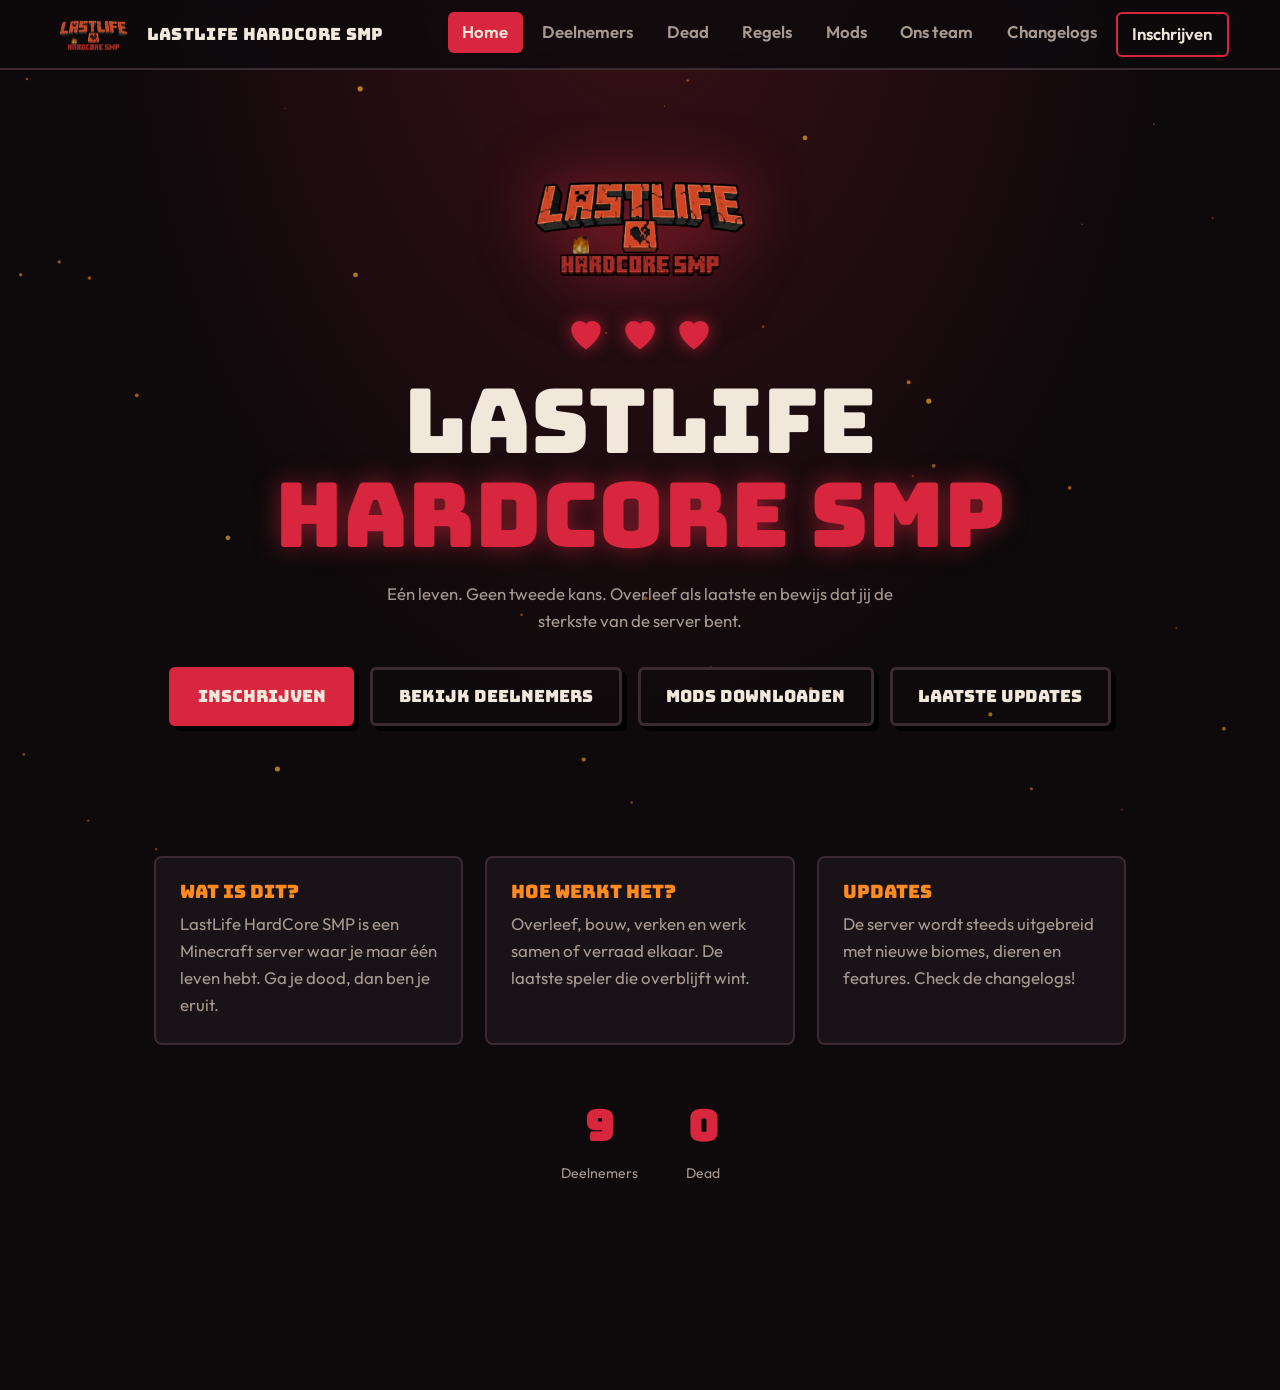
<file: index.html>
<!DOCTYPE html><html lang="nl"><head><meta charset="utf-8"><meta name="viewport" content="width=device-width,initial-scale=1"><title>Home – LastLife HardCore SMP</title><link rel="icon" href="images/logo.png"><link rel="preconnect" href="https://fonts.googleapis.com"><link href="https://fonts.googleapis.com/css2?family=Bungee&family=Outfit:wght@400;600;700&display=swap" rel="stylesheet"><link rel="stylesheet" href="style.css"></head><body>
<main>
<section class="hero"><div>
  <img class="hero-logo" src="images/logo.png" alt="LastLife logo" onerror="this.style.display='none'">
  <div class="hearts"><svg class="heart " viewBox="0 0 24 24"><path d="M12 21s-8-5.2-8-11a4.6 4.6 0 0 1 8-3 4.6 4.6 0 0 1 8 3c0 5.8-8 11-8 11z"/></svg><svg class="heart broken" viewBox="0 0 24 24"><path d="M12 21s-8-5.2-8-11a4.6 4.6 0 0 1 8-3 4.6 4.6 0 0 1 8 3c0 5.8-8 11-8 11z"/></svg><svg class="heart " viewBox="0 0 24 24"><path d="M12 21s-8-5.2-8-11a4.6 4.6 0 0 1 8-3 4.6 4.6 0 0 1 8 3c0 5.8-8 11-8 11z"/></svg></div>
  <h1>LastLife <span class="glitch">HardCore SMP</span></h1>
  <p>Eén leven. Geen tweede kans. Overleef als laatste en bewijs dat jij de sterkste van de server bent.</p>
  <div class="btns"><a class="btn" href="inschrijven" data-p="inschrijven">Inschrijven</a><a class="btn ghost" href="deelnemers" data-p="deelnemers">Bekijk deelnemers</a><a class="btn ghost" href="mods" data-p="mods">Mods downloaden</a><a class="btn ghost" href="changelogs" data-p="changelogs">Laatste updates</a></div>
</div></section>
<section class="wrap">
  <div class="info">
    <div class="box"><h3>Wat is dit?</h3><p>LastLife HardCore SMP is een Minecraft server waar je maar één leven hebt. Ga je dood, dan ben je eruit.</p></div>
    <div class="box"><h3>Hoe werkt het?</h3><p>Overleef, bouw, verken en werk samen of verraad elkaar. De laatste speler die overblijft wint.</p></div>
    <div class="box"><h3>Updates</h3><p>De server wordt steeds uitgebreid met nieuwe biomes, dieren en features. Check de changelogs!</p></div>
  </div>
  <div class="stat"><div><b id="n-spelers">9</b><small>Deelnemers</small></div><div><b id="n-dead">0</b><small>Dead</small></div></div>
</section>
</main>
<script src="data.js"></script><script src="script.js"></script></body></html>
</file>
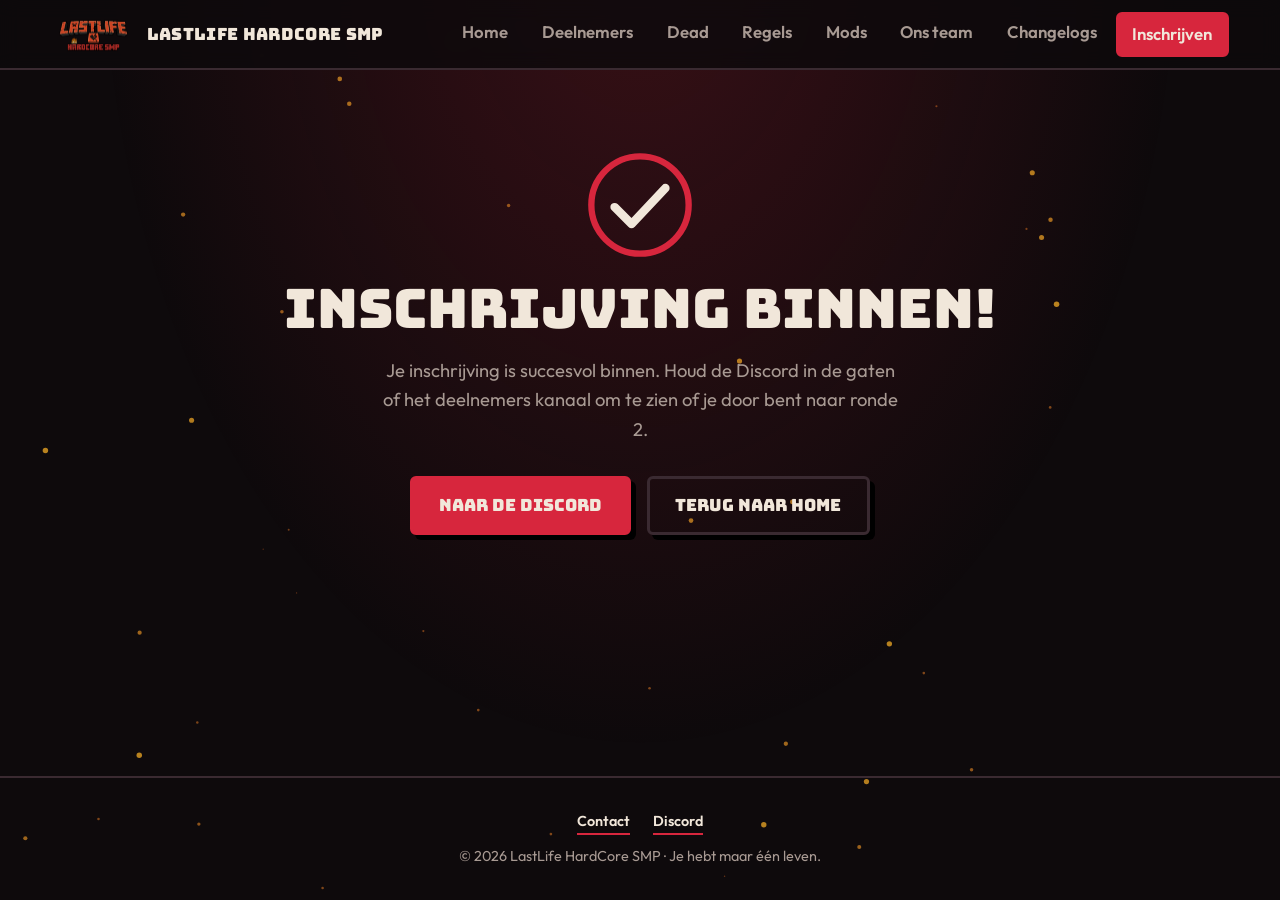
<file: bevestiging.html>
<!DOCTYPE html><html lang="nl"><head><meta charset="utf-8"><meta name="viewport" content="width=device-width,initial-scale=1"><title>Ingeschreven – LastLife HardCore SMP</title><link rel="icon" href="images/logo.png"><link rel="preconnect" href="https://fonts.googleapis.com"><link href="https://fonts.googleapis.com/css2?family=Bungee&family=Outfit:wght@400;600;700&display=swap" rel="stylesheet"><link rel="stylesheet" href="style.css"></head><body>
<main>
<section class="wrap done">
  <svg class="check" viewBox="0 0 52 52" aria-hidden="true"><circle cx="26" cy="26" r="23"/><path d="M14 27l8 8 16-17"/></svg>
  <h1>Inschrijving binnen!</h1>
  <p>Je inschrijving is succesvol binnen. Houd de Discord in de gaten of het deelnemers kanaal om te zien of je door bent naar ronde 2.</p>
  <div class="btns"><a class="btn" href="https://discord.gg/qHJDhk7SPQ" target="_blank" rel="noopener">Naar de Discord</a><a class="btn ghost" href="index.html" data-p="index">Terug naar home</a></div>
</section>
</main>
<script src="data.js"></script><script src="script.js"></script></body></html>
</file>
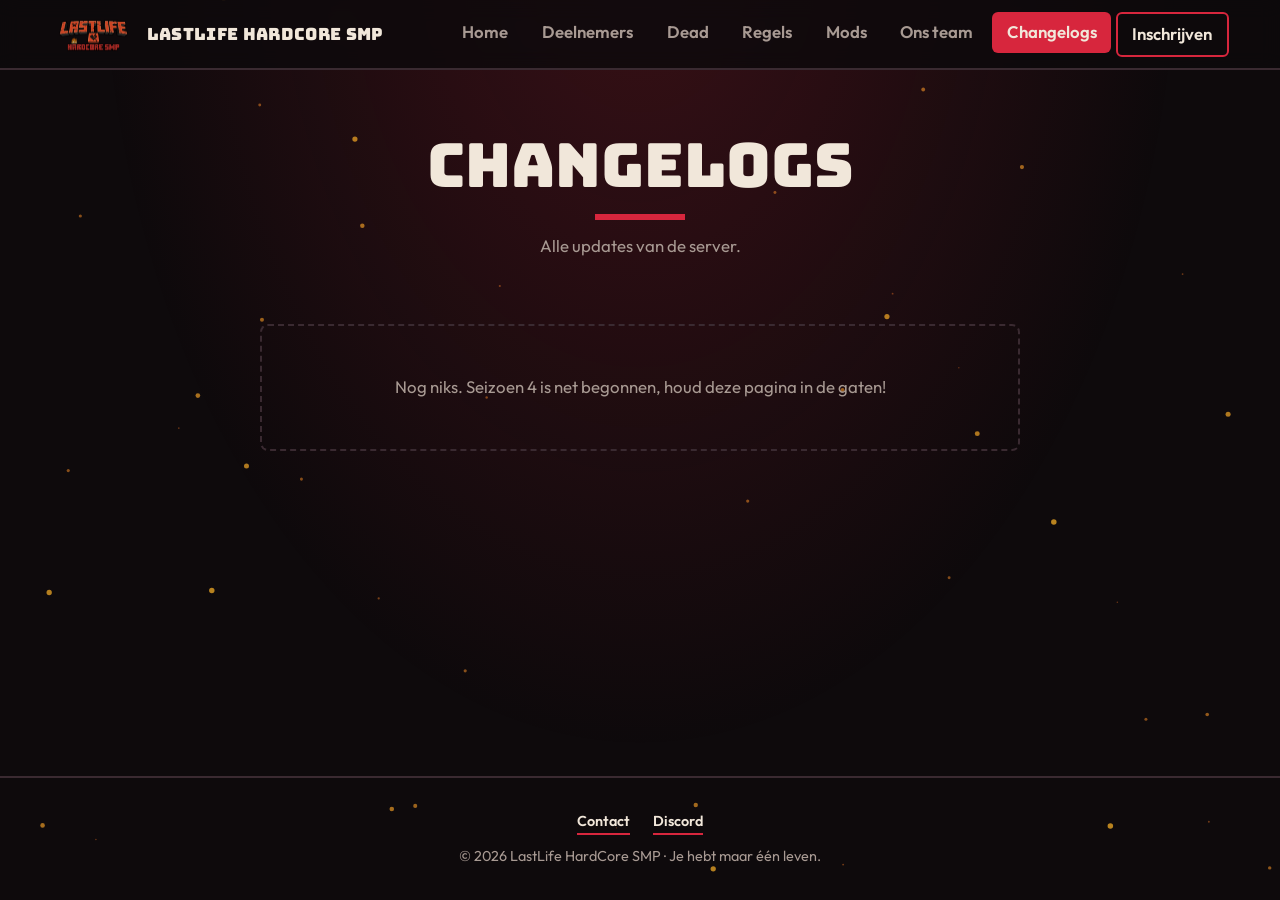
<file: changelogs.html>
<!DOCTYPE html><html lang="nl"><head><meta charset="utf-8"><meta name="viewport" content="width=device-width,initial-scale=1"><title>Changelogs – LastLife HardCore SMP</title><link rel="icon" href="images/logo.png"><link rel="preconnect" href="https://fonts.googleapis.com"><link href="https://fonts.googleapis.com/css2?family=Bungee&family=Outfit:wght@400;600;700&display=swap" rel="stylesheet"><link rel="stylesheet" href="style.css"></head><body>
<main>
<section class="page-title"><h1>Changelogs</h1><p>Alle updates van de server.</p></section>
<section class="wrap"><div class="log" id="log"></div></section>
</main>
<script src="data.js"></script><script src="script.js"></script></body></html>
</file>
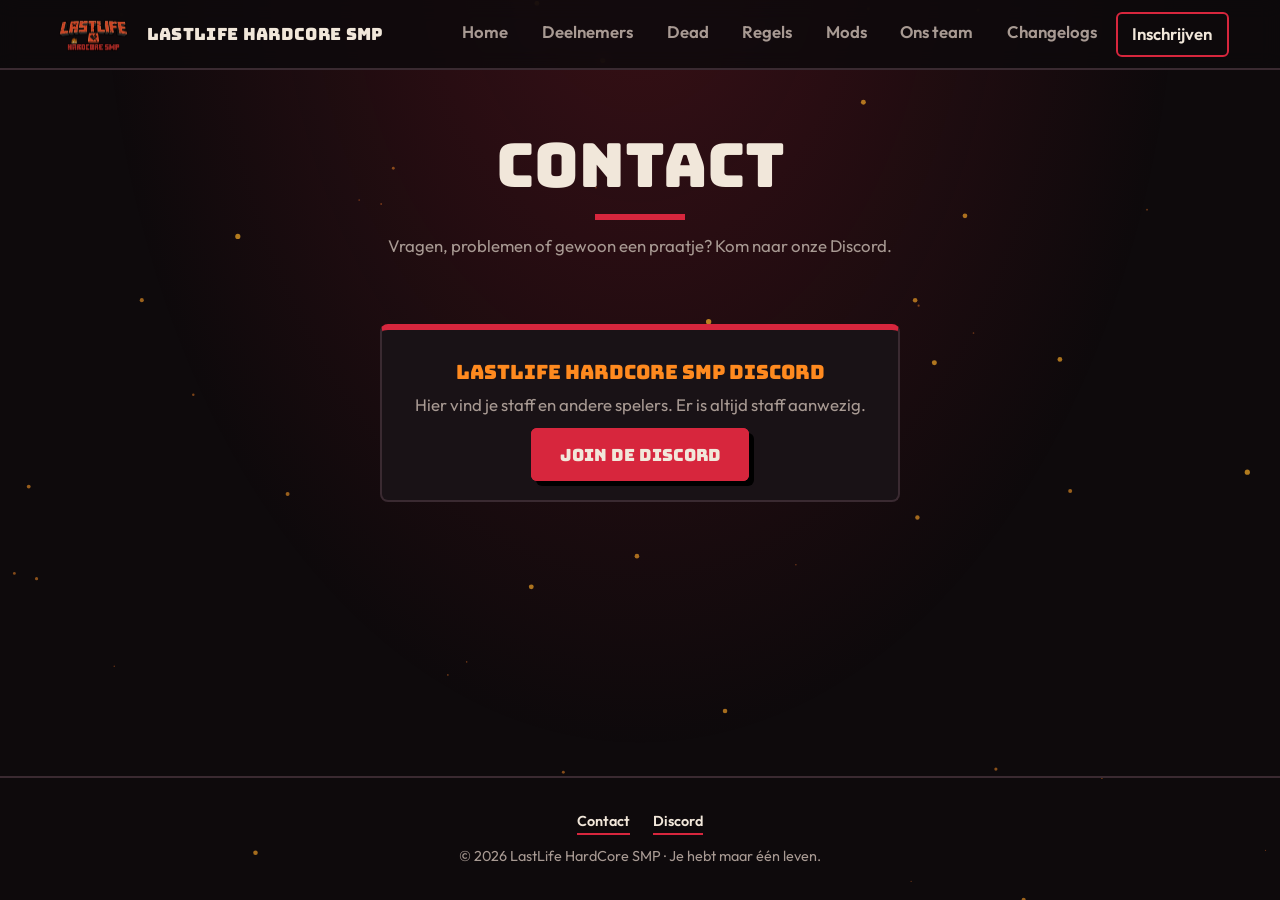
<file: contact.html>
<!DOCTYPE html><html lang="nl"><head><meta charset="utf-8"><meta name="viewport" content="width=device-width,initial-scale=1"><title>Contact – LastLife HardCore SMP</title><link rel="icon" href="images/logo.png"><link rel="preconnect" href="https://fonts.googleapis.com"><link href="https://fonts.googleapis.com/css2?family=Bungee&family=Outfit:wght@400;600;700&display=swap" rel="stylesheet"><link rel="stylesheet" href="style.css"></head><body>
<main>
<section class="page-title"><h1>Contact</h1><p>Vragen, problemen of gewoon een praatje? Kom naar onze Discord.</p></section>
<section class="wrap"><div class="contact-box">
  <h3>LastLife HardCore SMP Discord</h3>
  <p>Hier vind je staff en andere spelers. Er is altijd staff aanwezig.</p>
  <a class="btn" href="https://discord.gg/qHJDhk7SPQ" target="_blank" rel="noopener">Join de Discord</a>
</div></section>
</main>
<script src="data.js"></script><script src="script.js"></script></body></html>
</file>
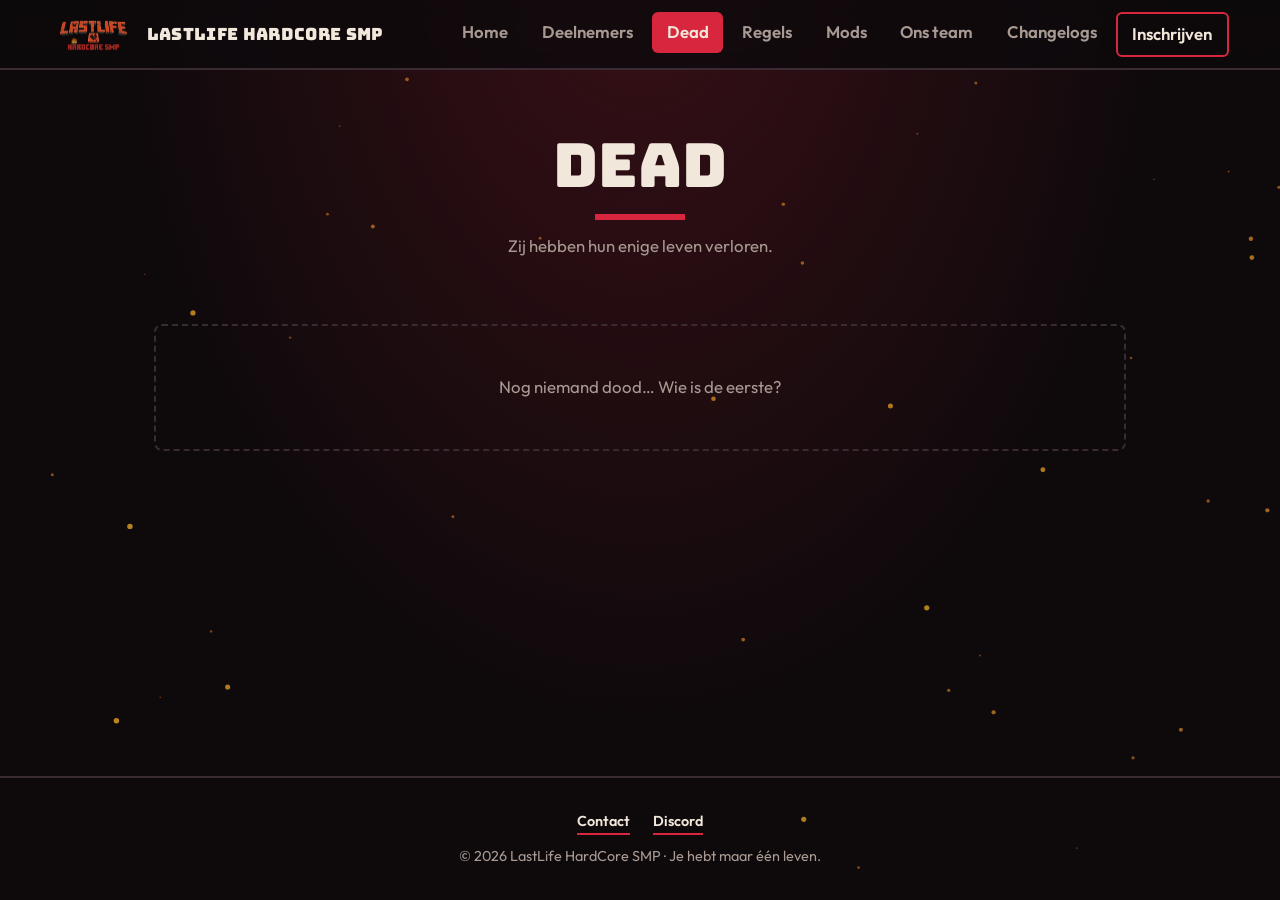
<file: dead.html>
<!DOCTYPE html><html lang="nl"><head><meta charset="utf-8"><meta name="viewport" content="width=device-width,initial-scale=1"><title>Dead – LastLife HardCore SMP</title><link rel="icon" href="images/logo.png"><link rel="preconnect" href="https://fonts.googleapis.com"><link href="https://fonts.googleapis.com/css2?family=Bungee&family=Outfit:wght@400;600;700&display=swap" rel="stylesheet"><link rel="stylesheet" href="style.css"></head><body>
<main>
<section class="page-title"><h1>Dead</h1><p>Zij hebben hun enige leven verloren.</p></section>
<section class="wrap"><div class="grid" id="dead"></div></section>
</main>
<script src="data.js"></script><script src="script.js"></script></body></html>
</file>
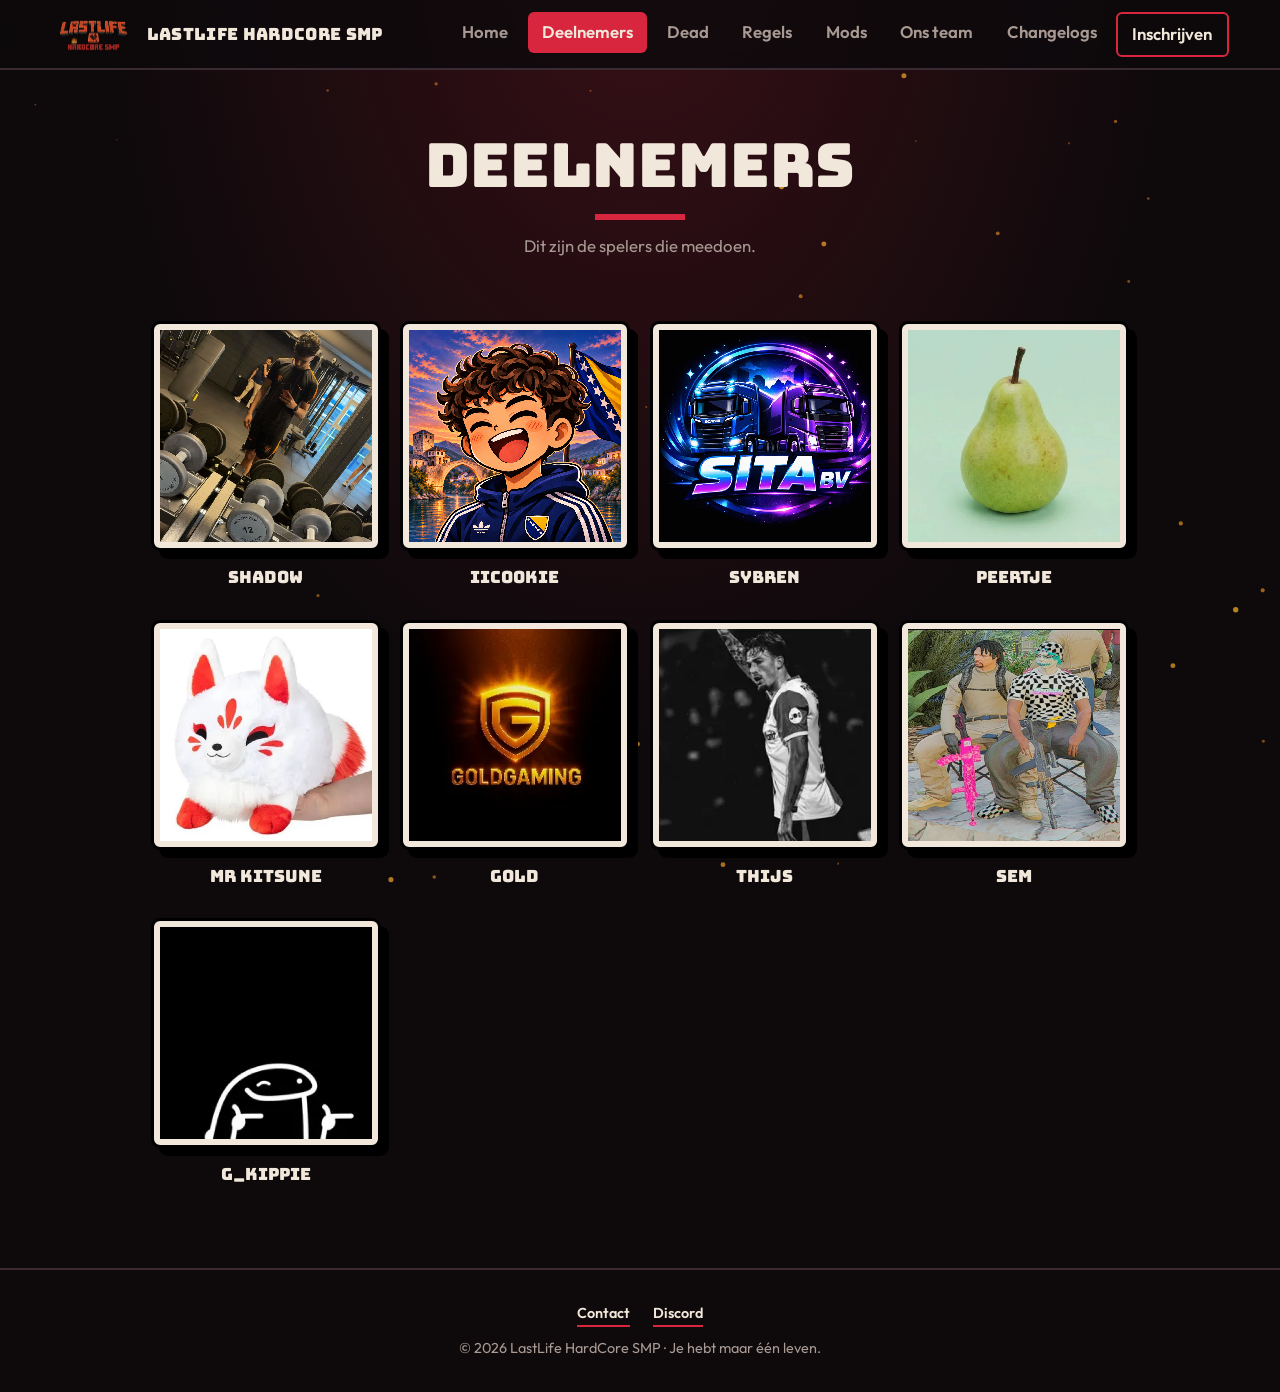
<file: deelnemers.html>
<!DOCTYPE html><html lang="nl"><head><meta charset="utf-8"><meta name="viewport" content="width=device-width,initial-scale=1"><title>Deelnemers – LastLife HardCore SMP</title><link rel="icon" href="images/logo.png"><link rel="preconnect" href="https://fonts.googleapis.com"><link href="https://fonts.googleapis.com/css2?family=Bungee&family=Outfit:wght@400;600;700&display=swap" rel="stylesheet"><link rel="stylesheet" href="style.css"></head><body>
<main>
<section class="page-title"><h1>Deelnemers</h1><p>Dit zijn de spelers die meedoen.</p></section>
<section class="wrap"><div class="grid" id="deelnemers"></div></section>
</main>
<script src="data.js"></script><script src="script.js"></script></body></html>
</file>
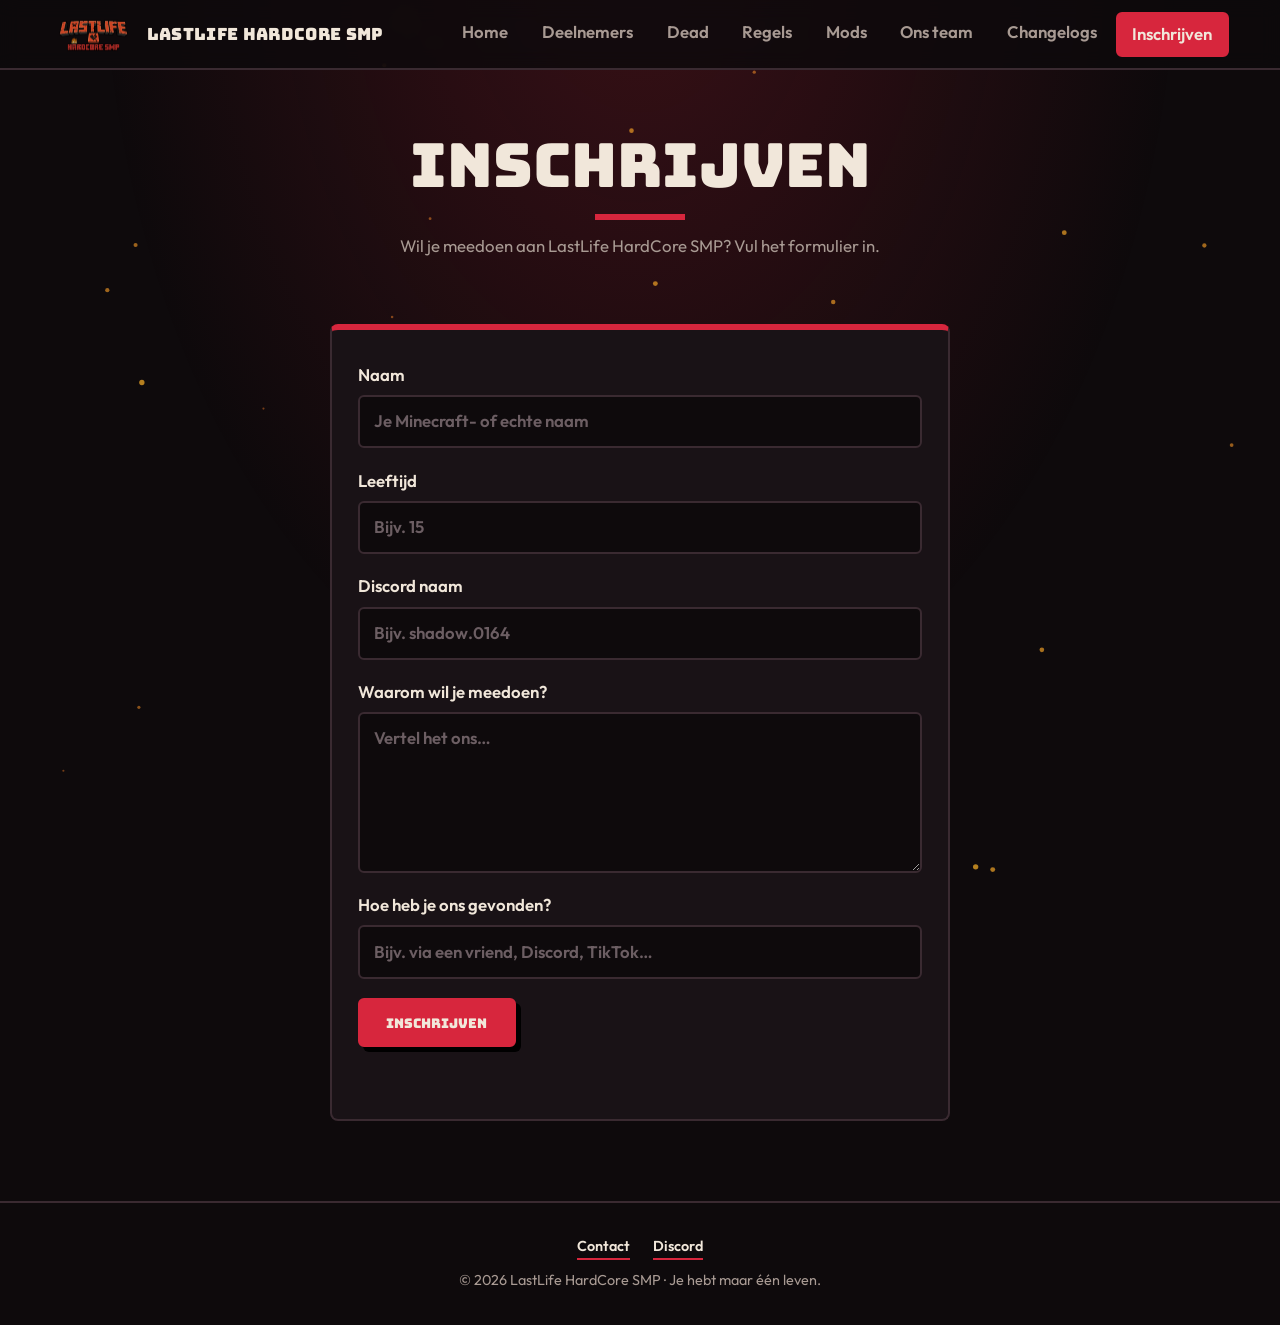
<file: inschrijven.html>
<!DOCTYPE html><html lang="nl"><head><meta charset="utf-8"><meta name="viewport" content="width=device-width,initial-scale=1"><title>Inschrijven – LastLife HardCore SMP</title><link rel="icon" href="images/logo.png"><link rel="preconnect" href="https://fonts.googleapis.com"><link href="https://fonts.googleapis.com/css2?family=Bungee&family=Outfit:wght@400;600;700&display=swap" rel="stylesheet"><link rel="stylesheet" href="style.css"></head><body>
<main>
<section class="page-title"><h1>Inschrijven</h1><p>Wil je meedoen aan LastLife HardCore SMP? Vul het formulier in.</p></section>
<section class="wrap">
<form class="form" id="inschrijf" action="https://formspree.io/f/mnpdpvwk" method="POST">
  <input type="hidden" name="_subject" value="Nieuwe inschrijving LastLife HardCore SMP">
  <input type="text" name="_gotcha" tabindex="-1" autocomplete="off" style="display:none">
  <label>Naam<input type="text" name="naam" required maxlength="60" autocomplete="name" placeholder="Je Minecraft- of echte naam"></label>
  <label>Leeftijd<input type="number" name="leeftijd" required min="1" max="99" inputmode="numeric" placeholder="Bijv. 15"></label>
  <label>Discord naam<input type="text" name="discord" required maxlength="40" placeholder="Bijv. shadow.0164"></label>
  <label>Waarom wil je meedoen?<textarea name="waarom" required rows="5" maxlength="1500" placeholder="Vertel het ons…"></textarea></label>
  <label>Hoe heb je ons gevonden?<input type="text" name="gevonden" required maxlength="200" placeholder="Bijv. via een vriend, Discord, TikTok…"></label>
  <button class="btn" id="verstuur" type="submit">Inschrijven</button>
  <p class="form-error" id="fout" role="alert"></p>
</form>
</section>
</main>
<script src="data.js"></script><script src="script.js"></script></body></html>
</file>
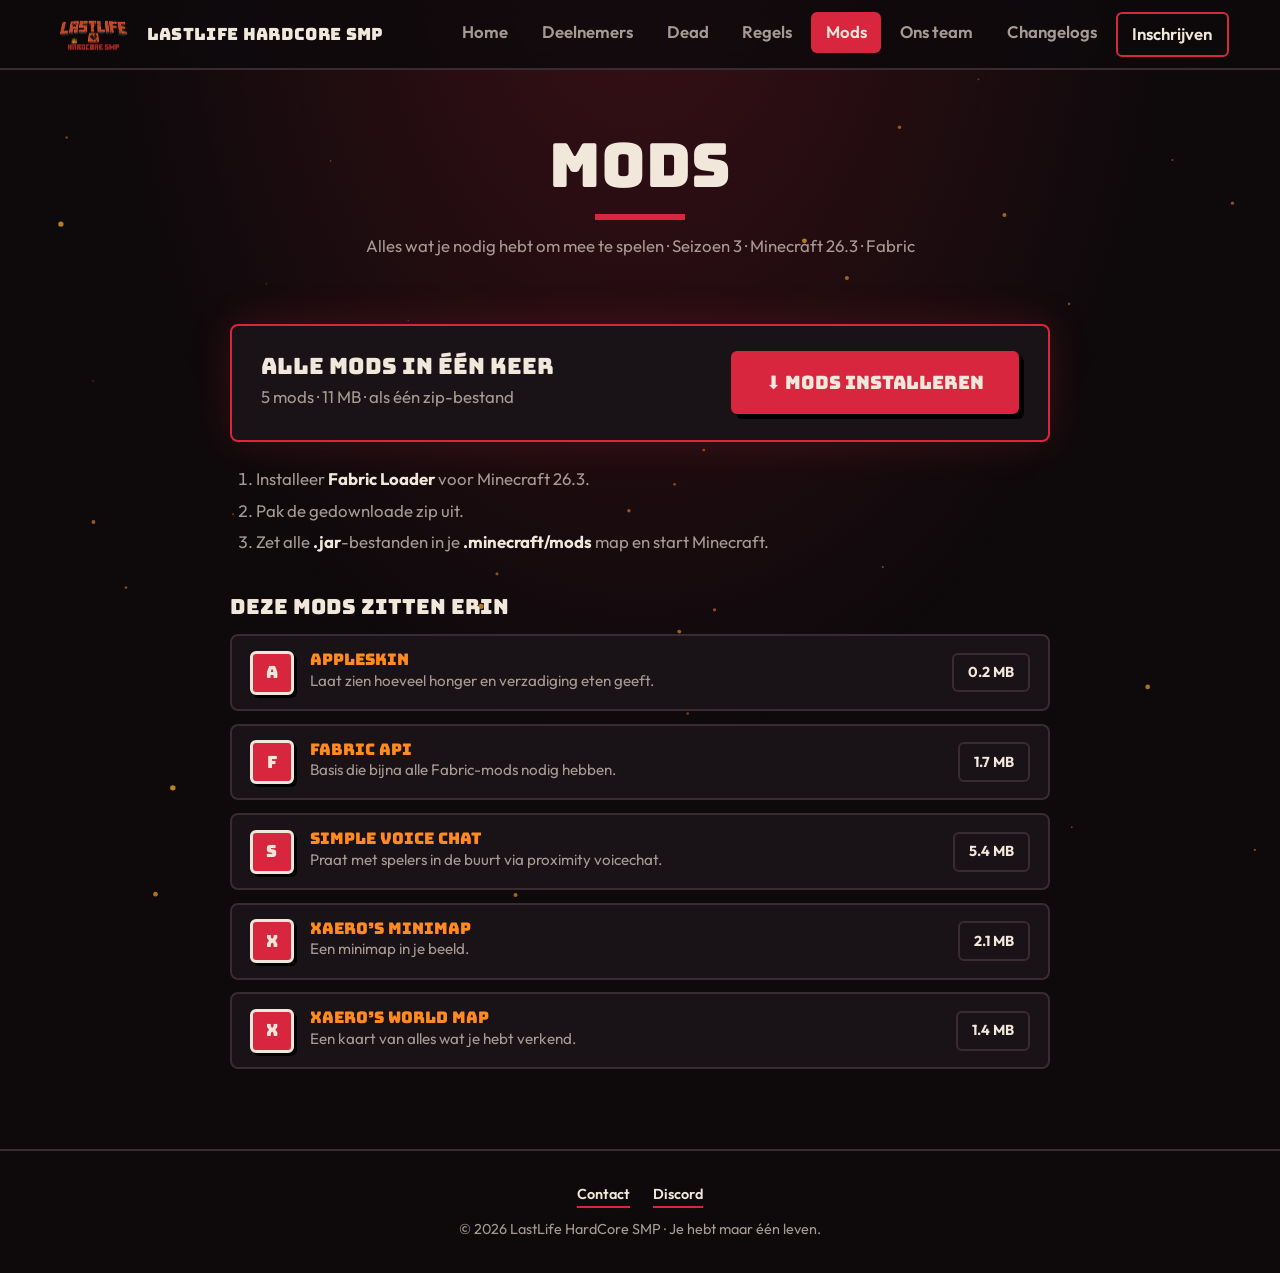
<file: mods.html>
<!DOCTYPE html><html lang="nl"><head><meta charset="utf-8"><meta name="viewport" content="width=device-width,initial-scale=1"><title>Mods – LastLife HardCore SMP</title><link rel="icon" href="images/logo.png"><link rel="preconnect" href="https://fonts.googleapis.com"><link href="https://fonts.googleapis.com/css2?family=Bungee&family=Outfit:wght@400;600;700&display=swap" rel="stylesheet"><link rel="stylesheet" href="style.css"></head><body>
<main>
<section class="page-title"><h1>Mods</h1><p>Alles wat je nodig hebt om mee te spelen · Seizoen 3 · Minecraft 26.3 · Fabric</p></section>
<section class="wrap">
  <div class="installer">
    <div>
      <h2>Alle mods in één keer</h2>
      <p><span id="m-count">5</span> mods · <span id="m-size">11</span> MB · als één zip-bestand</p>
    </div>
    <button class="btn big" id="install">⬇ Mods installeren</button>
  </div>
  <ol class="steps">
    <li>Installeer <b>Fabric Loader</b> voor Minecraft 26.3.</li>
    <li>Pak de gedownloade zip uit.</li>
    <li>Zet alle <b>.jar</b>-bestanden in je <b>.minecraft/mods</b> map en start Minecraft.</li>
  </ol>
  <h2 class="sub">Deze mods zitten erin</h2>
  <div class="modlist" id="modlist"></div>
</section>
</main>
<div class="overlay" id="overlay" role="dialog" aria-modal="true" aria-live="polite">
  <div class="dialog">
    <div class="ring"><svg viewBox="0 0 100 100"><circle class="bg" cx="50" cy="50" r="44"/><circle class="fg" id="ringfg" cx="50" cy="50" r="44"/></svg><b id="count">5</b></div>
    <h3 id="o-title">Je download start zo…</h3>
    <p id="o-text">Even geduld, over 5 seconden begint het downloaden.</p>
        <button class="btn ghost small" id="cancel">Annuleren</button>
  </div>
</div>
<script src="data.js"></script><script src="script.js"></script><script src="mods.js"></script><script src="mods-page.js"></script></body></html>
</file>
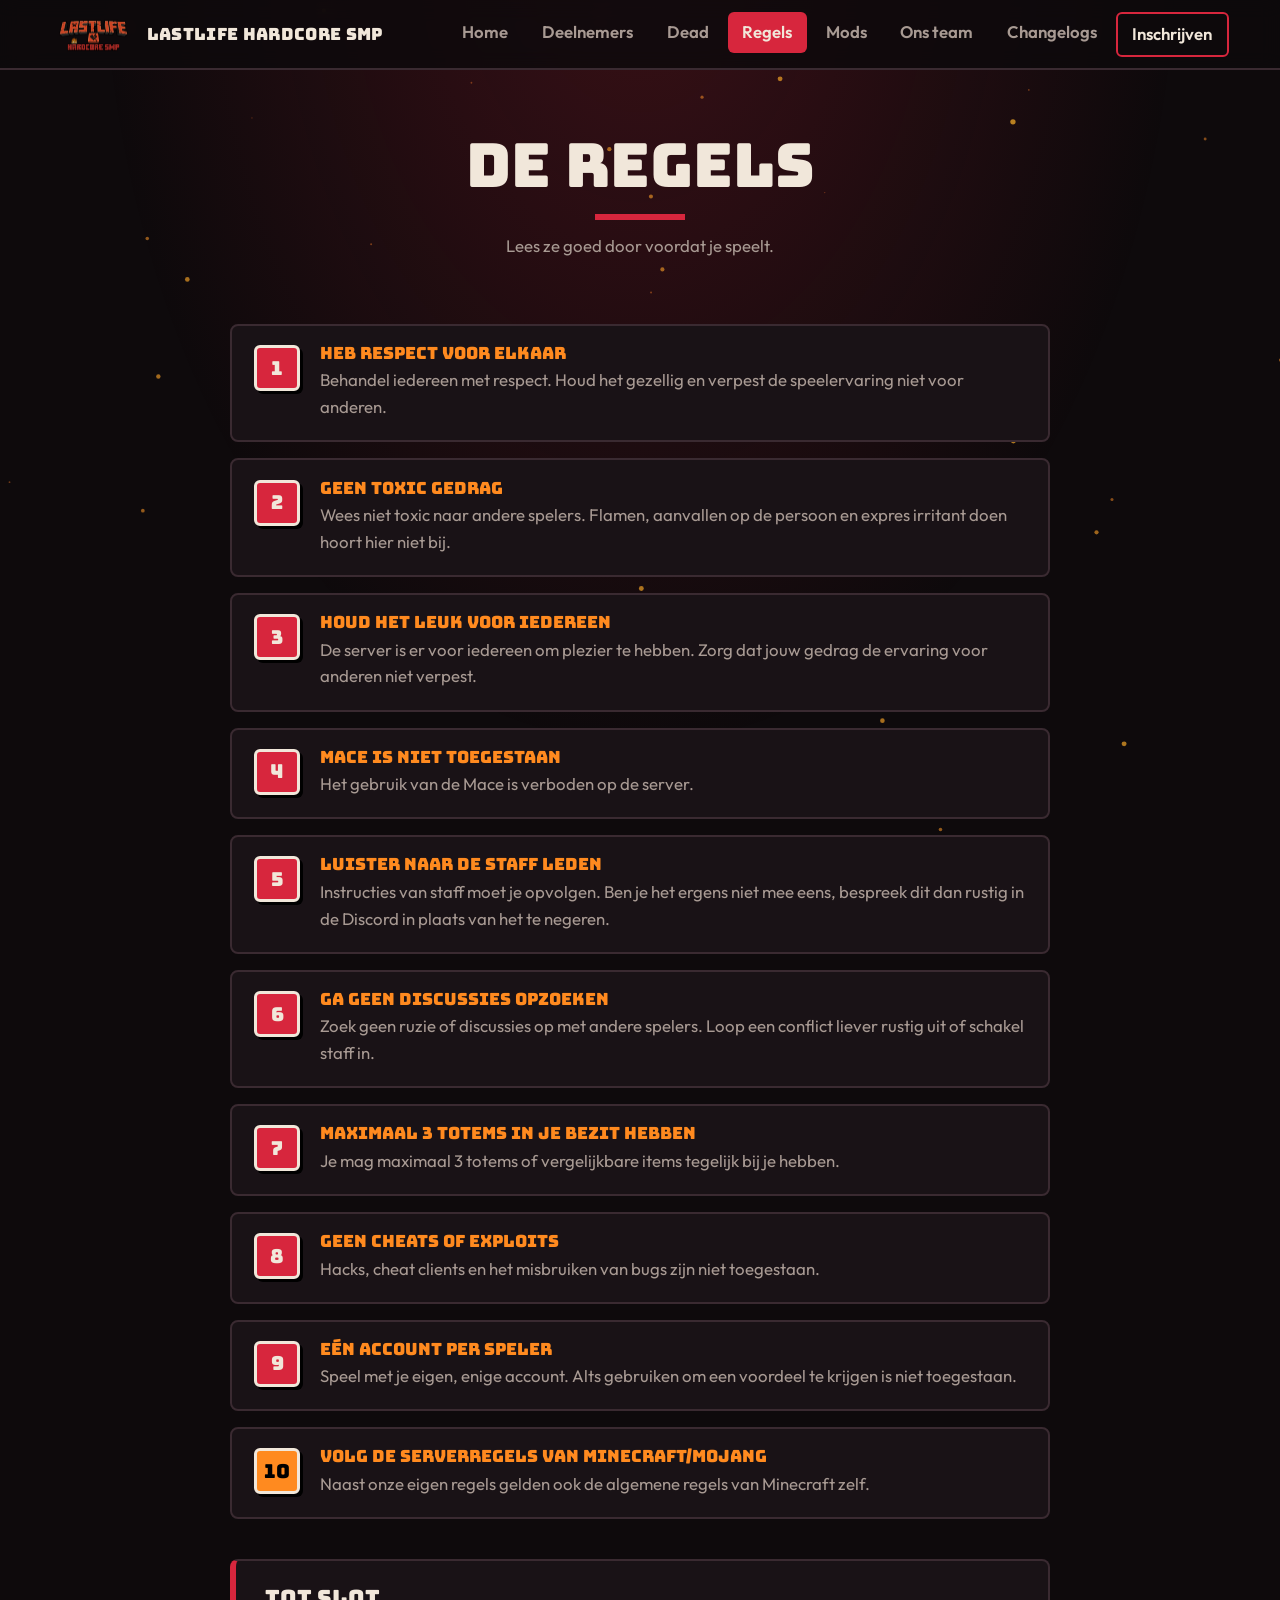
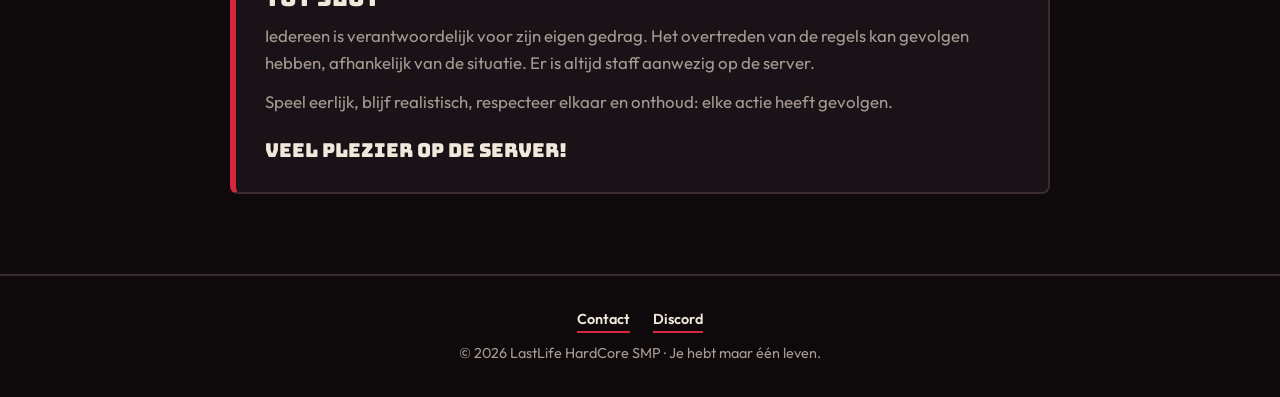
<file: regels.html>
<!DOCTYPE html><html lang="nl"><head><meta charset="utf-8"><meta name="viewport" content="width=device-width,initial-scale=1"><title>Regels – LastLife HardCore SMP</title><link rel="icon" href="images/logo.png"><link rel="preconnect" href="https://fonts.googleapis.com"><link href="https://fonts.googleapis.com/css2?family=Bungee&family=Outfit:wght@400;600;700&display=swap" rel="stylesheet"><link rel="stylesheet" href="style.css"></head><body>
<main>
<section class="page-title"><h1>De regels</h1><p>Lees ze goed door voordat je speelt.</p></section>
<section class="wrap">
<div class="rules" id="regels"></div>
<div class="slot">
  <h2>Tot slot</h2>
  <p>Iedereen is verantwoordelijk voor zijn eigen gedrag. Het overtreden van de regels kan gevolgen hebben, afhankelijk van de situatie. Er is altijd staff aanwezig op de server.</p>
  <p>Speel eerlijk, blijf realistisch, respecteer elkaar en onthoud: elke actie heeft gevolgen.</p>
  <p class="fun">Veel plezier op de server!</p>
</div>
</section>
</main>
<script src="data.js"></script><script src="script.js"></script></body></html>
</file>
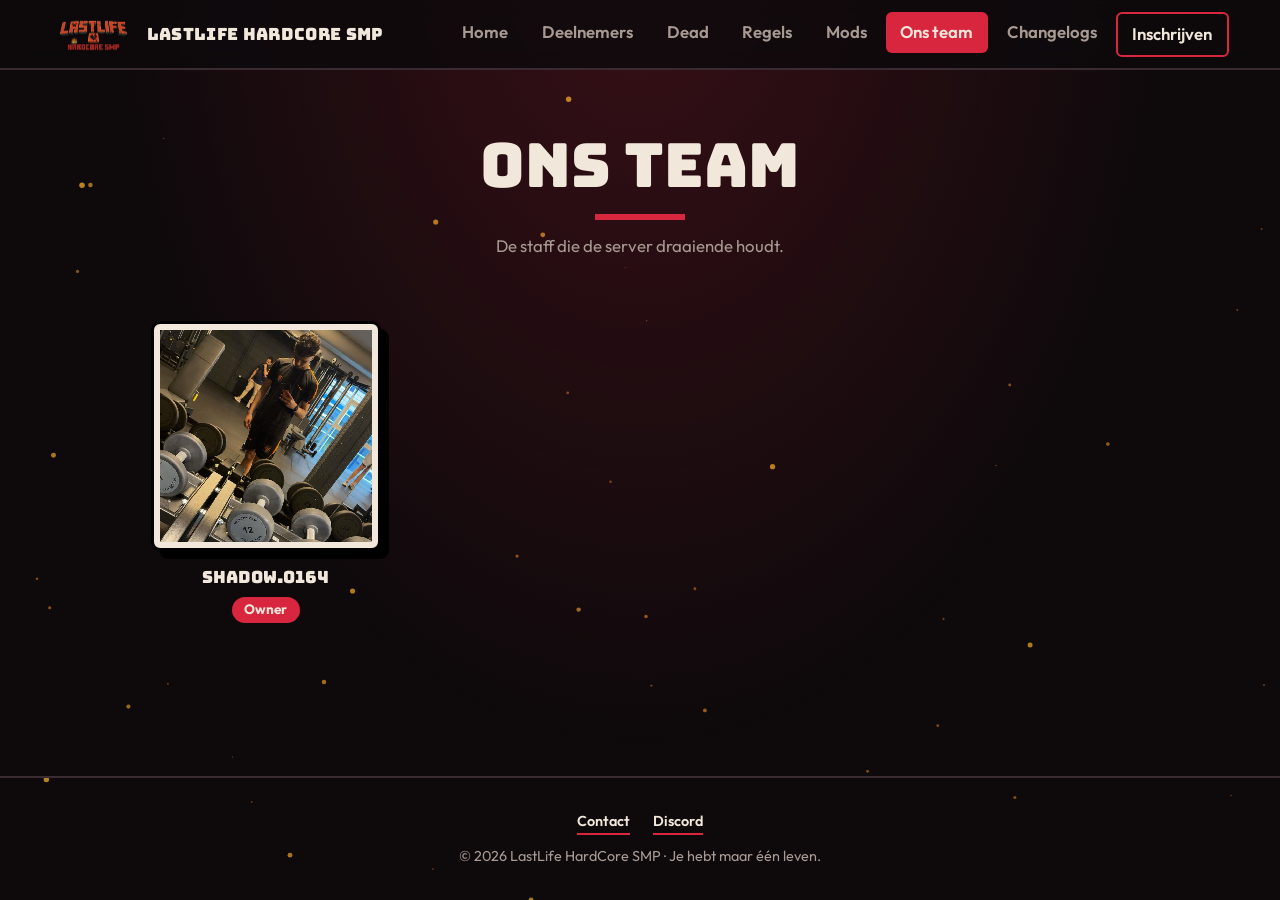
<file: team.html>
<!DOCTYPE html><html lang="nl"><head><meta charset="utf-8"><meta name="viewport" content="width=device-width,initial-scale=1"><title>Ons team – LastLife HardCore SMP</title><link rel="icon" href="images/logo.png"><link rel="preconnect" href="https://fonts.googleapis.com"><link href="https://fonts.googleapis.com/css2?family=Bungee&family=Outfit:wght@400;600;700&display=swap" rel="stylesheet"><link rel="stylesheet" href="style.css"></head><body>
<main>
<section class="page-title"><h1>Ons team</h1><p>De staff die de server draaiende houdt.</p></section>
<section class="wrap"><div class="grid" id="staff"></div></section>
</main>
<script src="data.js"></script><script src="script.js"></script></body></html>
</file>
<file: style.css>
:root{
  --bg:#0e0a0c; --panel:#191216; --line:#3a2a31; --blood:#d7263d; --ember:#ff8a1f;
  --bone:#f1e7da; --muted:#a89a93;
  --head:'Bungee',system-ui,sans-serif; --body:'Outfit',system-ui,sans-serif;
}
*{box-sizing:border-box;margin:0;padding:0}
html{scroll-behavior:smooth}
body{background:var(--bg);color:var(--bone);font-family:var(--body);font-size:1.05rem;line-height:1.6;min-height:100vh;overflow-x:hidden;display:flex;flex-direction:column}
body::before{content:"";position:fixed;inset:0;background:radial-gradient(ellipse at 50% -10%,rgba(215,38,61,.22),transparent 60%);pointer-events:none;z-index:0}
#embers{position:fixed;inset:0;width:100%;height:100%;pointer-events:none;z-index:0}
main,header,footer{position:relative;z-index:1}
a{color:inherit;text-decoration:none}
:focus-visible{outline:3px solid var(--ember);outline-offset:3px}

/* NAV */
.nav{position:sticky;top:0;z-index:50;display:flex;align-items:center;justify-content:space-between;gap:1rem;padding:.7rem 4vw;background:rgba(14,10,12,.85);backdrop-filter:blur(10px);border-bottom:2px solid var(--line)}
.brand{display:flex;align-items:center;gap:.7rem;font-family:var(--head);font-size:1.05rem;letter-spacing:.02em}
.brand img{height:46px;width:auto;transition:transform .4s}
.brand:hover img{transform:rotate(-8deg) scale(1.1)}
.nav ul{display:flex;gap:.3rem;list-style:none;flex-wrap:wrap}
.nav li a{display:block;padding:.45rem .9rem;border-radius:6px;font-weight:600;color:var(--muted);position:relative;transition:color .2s,background .2s}
.nav li a:hover{color:var(--bone);background:var(--panel)}
.nav li a.active{color:var(--bone);background:var(--blood)}
.burger{display:none;background:none;border:2px solid var(--line);color:var(--bone);font-size:1.4rem;padding:.2rem .65rem;border-radius:6px;cursor:pointer}

/* HERO */
.hero{min-height:82vh;display:grid;place-items:center;text-align:center;padding:4rem 5vw}
.hero-logo{width:min(260px,60vw);margin:0 auto 1rem;display:block;animation:float 4s ease-in-out infinite;filter:drop-shadow(0 0 30px rgba(215,38,61,.5))}
.hearts{display:flex;justify-content:center;gap:.6rem;margin-bottom:1.2rem}
.heart{width:44px;height:44px;fill:var(--blood);filter:drop-shadow(0 0 8px rgba(215,38,61,.7));animation:beat 1.2s ease-in-out infinite}
.heart:nth-child(2){animation-delay:.2s}.heart:nth-child(3){animation-delay:.4s}
.heart.broken{animation:crack 3.6s ease-in-out infinite;animation-delay:1s}
@keyframes beat{50%{transform:scale(1.15)}}
@keyframes crack{0%,45%{fill:var(--blood);transform:scale(1)}55%{transform:scale(1.3) rotate(8deg)}65%,90%{fill:#3a2a31;transform:scale(.9);filter:none}100%{fill:var(--blood);transform:scale(1)}}
@keyframes float{50%{transform:translateY(-12px)}}
h1,h2,h3{font-family:var(--head);font-weight:400;line-height:1.05}
.hero h1{font-size:clamp(2.4rem,8vw,5.6rem);animation:rise .9s cubic-bezier(.2,.8,.2,1) both;position:relative}
.hero h1 span{color:var(--blood);display:block;text-shadow:0 0 24px rgba(215,38,61,.55)}
.glitch{animation:glitch 5s infinite}
@keyframes glitch{0%,92%,100%{transform:none;text-shadow:0 0 24px rgba(215,38,61,.55)}93%{transform:translate(-3px,1px);text-shadow:3px 0 var(--ember),-3px 0 #38e}95%{transform:translate(3px,-1px)}97%{transform:none}}
.hero p{max-width:560px;margin:1.2rem auto 2rem;color:var(--muted);animation:rise .9s .25s both}
@keyframes rise{from{opacity:0;transform:translateY(30px)}to{opacity:1;transform:none}}
.btns{display:flex;gap:1rem;justify-content:center;flex-wrap:wrap;animation:rise .9s .45s both}
.btn{font-family:var(--head);padding:.8rem 1.6rem;border:3px solid var(--bone);border-radius:6px;background:var(--blood);border-color:var(--blood);box-shadow:5px 5px 0 #000;transition:transform .15s,box-shadow .15s}
.btn:hover{transform:translate(3px,3px);box-shadow:2px 2px 0 #000}
.btn.ghost{background:transparent;border-color:var(--line)}
.btn.ghost:hover{border-color:var(--bone)}

/* SECTIONS */
.wrap{max-width:1100px;margin:0 auto;padding:3rem 5vw 5rem}
.page-title{text-align:center;padding:4rem 5vw 1rem}
.page-title h1{font-size:clamp(2rem,6vw,3.8rem);animation:rise .7s both}
.page-title h1::after{content:"";display:block;width:90px;height:6px;background:var(--blood);margin:1rem auto 0;animation:grow .9s .3s both;transform-origin:center}
@keyframes grow{from{transform:scaleX(0)}to{transform:scaleX(1)}}
.page-title p{color:var(--muted);margin-top:.8rem;animation:rise .7s .15s both}
.info{display:grid;grid-template-columns:repeat(auto-fit,minmax(250px,1fr));gap:1.4rem}
.box{background:var(--panel);border:2px solid var(--line);border-radius:8px;padding:1.5rem;transition:border-color .25s,transform .25s}
.box:hover{border-color:var(--blood);transform:translateY(-4px)}
.box h3{font-size:1.15rem;margin-bottom:.6rem;color:var(--ember)}
.box p{color:var(--muted)}
.stat{display:flex;justify-content:center;gap:3rem;flex-wrap:wrap;margin-top:3rem;text-align:center}
.stat b{display:block;font-family:var(--head);font-size:2.6rem;color:var(--blood)}
.stat small{color:var(--muted)}

/* FOTO LIJSTJES */
.grid{display:grid;grid-template-columns:repeat(auto-fill,minmax(190px,1fr));gap:2rem 1.6rem}
.card{text-align:center;animation:pop .6s cubic-bezier(.2,.9,.3,1.3) both;animation-delay:calc(var(--i)*70ms)}
@keyframes pop{from{opacity:0;transform:scale(.8) translateY(20px)}to{opacity:1;transform:none}}
.frame{aspect-ratio:1;background:var(--panel);border:6px solid var(--bone);border-radius:6px;box-shadow:0 0 0 3px #000,8px 8px 0 3px #000;overflow:hidden;position:relative;transition:transform .3s,box-shadow .3s,border-color .3s}
.card:hover .frame{transform:rotate(-2.5deg) scale(1.05);border-color:var(--ember);box-shadow:0 0 0 3px #000,10px 10px 0 3px #000,0 0 30px rgba(255,138,31,.35)}
.frame img{width:100%;height:100%;object-fit:cover;display:block;image-rendering:pixelated}
.ph{width:100%;height:100%;display:grid;place-items:center;font-family:var(--head);font-size:3.5rem;color:var(--line)}
.name{font-family:var(--head);font-size:1.05rem;margin-top:1rem;word-break:break-word}
.rank{display:inline-block;margin-top:.4rem;padding:.15rem .8rem;border-radius:99px;background:var(--blood);font-size:.85rem;font-weight:700}
.dead .frame{border-color:#6b5b60}
.dead .frame img{filter:grayscale(1) brightness(.6)}
.dead .frame::after{content:"✝";position:absolute;right:6px;bottom:2px;font-size:1.6rem;color:var(--bone);text-shadow:0 0 8px #000}
.dead .name{color:var(--muted);text-decoration:line-through;text-decoration-color:var(--blood);text-decoration-thickness:3px}
.dead:hover .frame{border-color:var(--blood)}
.empty{grid-column:1/-1;text-align:center;color:var(--muted);padding:3rem 1rem;border:2px dashed var(--line);border-radius:8px}

/* CHANGELOG */
.log{position:relative;max-width:760px;margin:0 auto;padding-left:2rem}
.log::before{content:"";position:absolute;left:7px;top:6px;bottom:6px;width:4px;background:var(--line);border-radius:4px}
.entry{position:relative;background:var(--panel);border:2px solid var(--line);border-radius:8px;padding:1.1rem 1.4rem;margin-bottom:1.2rem;animation:slide .6s both;animation-delay:calc(var(--i)*120ms);transition:border-color .25s}
.entry:hover{border-color:var(--ember)}
.entry::before{content:"";position:absolute;left:-2.05rem;top:1.4rem;width:18px;height:18px;background:var(--blood);border:3px solid var(--bg);border-radius:50%}
.entry time{font-family:var(--head);font-size:.9rem;color:var(--ember)}
.entry p{font-size:1.15rem;margin-top:.2rem}
@keyframes slide{from{opacity:0;transform:translateX(-30px)}to{opacity:1;transform:none}}
.entry.new{border-color:var(--blood)}
.tag{margin-left:.6rem;background:var(--blood);font-family:var(--body);font-size:.7rem;padding:.1rem .5rem;border-radius:4px;font-weight:700;vertical-align:middle}

footer{margin-top:auto;text-align:center;padding:2rem 1rem;color:var(--muted);border-top:2px solid var(--line);font-size:.9rem}

@media(max-width:760px){
  .burger{display:block}
  .nav ul{display:none;position:absolute;top:100%;left:0;right:0;background:var(--bg);flex-direction:column;padding:1rem 4vw;border-bottom:2px solid var(--line)}
  .nav ul.open{display:flex}
  .brand span{display:none}
}
@media(prefers-reduced-motion:reduce){*,*::before,*::after{animation:none!important;transition:none!important}}

/* REGELS */
.rules{max-width:820px;margin:0 auto;display:grid;gap:1rem}
.rule{display:flex;gap:1.2rem;align-items:flex-start;background:var(--panel);border:2px solid var(--line);border-radius:8px;padding:1.2rem 1.4rem;animation:slide .6s both;animation-delay:calc(var(--i)*90ms);transition:border-color .25s,transform .25s}
.rule:hover{border-color:var(--blood);transform:translateX(6px)}
.rule .num{flex:none;width:46px;height:46px;display:grid;place-items:center;background:var(--blood);border:3px solid var(--bone);border-radius:6px;box-shadow:3px 3px 0 #000;font-family:var(--head);font-size:1.2rem}
.rule h3{font-size:1.05rem;margin-bottom:.3rem;color:var(--ember)}
.rule p{color:var(--muted)}
.rule:last-child .num{background:var(--ember);color:#000}
.slot{max-width:820px;margin:2.5rem auto 0;background:var(--panel);border:2px solid var(--line);border-left:6px solid var(--blood);border-radius:8px;padding:1.6rem 1.8rem}
.slot h2{font-size:1.4rem;margin-bottom:.8rem}
.slot p{margin-bottom:.8rem;color:var(--muted)}
.slot .fun{font-family:var(--head);color:var(--bone);margin:1.2rem 0 0;font-size:1.2rem;animation:glitch 5s infinite}

/* FOOTER */
.foot{display:flex;gap:1.4rem;justify-content:center;margin-bottom:.6rem}
.foot a{font-weight:600;color:var(--bone);border-bottom:2px solid var(--blood);transition:color .2s}
.foot a:hover{color:var(--ember)}
.contact-box{max-width:520px;margin:0 auto;text-align:center;background:var(--panel);border:2px solid var(--line);border-top:6px solid var(--blood);border-radius:8px;padding:2rem 1.6rem;animation:pop .6s both}
.contact-box h3{color:var(--ember);margin-bottom:.6rem}
.contact-box p{color:var(--muted);margin-bottom:1.4rem}

/* MODS */
.installer{max-width:820px;margin:0 auto 1.5rem;display:flex;justify-content:space-between;align-items:center;gap:1.5rem;flex-wrap:wrap;background:var(--panel);border:2px solid var(--blood);border-radius:8px;padding:1.6rem 1.8rem;box-shadow:0 0 40px rgba(215,38,61,.2);animation:rise .7s both}
.installer h2{font-size:1.4rem;margin-bottom:.3rem}
.installer p{color:var(--muted)}
.btn.big{font-size:1.15rem;padding:1rem 2rem;cursor:pointer;color:var(--bone);animation:pulse 2.2s ease-in-out infinite}
@keyframes pulse{50%{box-shadow:5px 5px 0 #000,0 0 28px rgba(215,38,61,.7)}}
.btn.small{font-size:.85rem;padding:.5rem 1.1rem;cursor:pointer;color:var(--bone);margin-top:1.2rem}
.steps{max-width:820px;margin:0 auto 2.5rem;padding-left:1.6rem;color:var(--muted)}
.steps li{margin:.3rem 0}.steps b{color:var(--bone)}
.sub{max-width:820px;margin:0 auto 1rem;font-size:1.3rem}
.modlist{max-width:820px;margin:0 auto;display:grid;gap:.8rem}
.mod{display:flex;align-items:center;gap:1rem;background:var(--panel);border:2px solid var(--line);border-radius:8px;padding:.9rem 1.1rem;animation:slide .5s both;animation-delay:calc(var(--i)*50ms);transition:border-color .25s,transform .25s}
.mod:hover{border-color:var(--ember);transform:translateX(6px)}
.mod-ic{flex:none;width:44px;height:44px;display:grid;place-items:center;background:var(--blood);border:3px solid var(--bone);border-radius:6px;box-shadow:3px 3px 0 #000;font-family:var(--head)}
.mod-t{flex:1;min-width:0}
.mod-t h3{font-size:1rem;color:var(--ember)}
.mod-t p{color:var(--muted);font-size:.95rem}
.dl{flex:none;font-weight:700;font-size:.9rem;padding:.4rem .9rem;border:2px solid var(--line);border-radius:6px;transition:background .2s,border-color .2s}
.dl::before{content:""}

.overlay{position:fixed;inset:0;z-index:100;display:grid;place-items:center;background:rgba(8,5,7,.88);backdrop-filter:blur(6px);opacity:0;visibility:hidden;transition:opacity .3s,visibility .3s;padding:1rem}
.overlay.show{opacity:1;visibility:visible}
.dialog{width:min(420px,100%);text-align:center;background:var(--panel);border:3px solid var(--bone);border-radius:10px;box-shadow:8px 8px 0 #000;padding:2rem 1.6rem;transform:scale(.85);transition:transform .35s cubic-bezier(.2,.9,.3,1.3)}
.overlay.show .dialog{transform:none}
.dialog h3{font-size:1.2rem;margin:1rem 0 .4rem}
.dialog p{color:var(--muted);min-height:3em;word-break:break-word}
.ring{position:relative;width:120px;height:120px;margin:0 auto}
.ring svg{width:100%;height:100%;transform:rotate(-90deg)}
.ring circle{fill:none;stroke-width:8}
.ring .bg{stroke:var(--line)}
.ring .fg{stroke:var(--blood);stroke-linecap:round;stroke-dasharray:276.5;stroke-dashoffset:276.5;animation:count 5s linear forwards}
@keyframes count{to{stroke-dashoffset:0}}
.ring b{position:absolute;inset:0;display:grid;place-items:center;font-family:var(--head);font-size:2.6rem}
.bar{height:14px;border:2px solid var(--line);border-radius:99px;overflow:hidden;margin-top:.6rem;display:none}
.bar.show{display:block}
.bar i{display:block;height:100%;width:0;background:linear-gradient(90deg,var(--blood),var(--ember));transition:width .3s}
@media(max-width:560px){.mod{flex-wrap:wrap}.dl{margin-left:auto}}

/* INSCHRIJVEN */
.nav li a.cta{border:2px solid var(--blood);color:var(--bone)}
.nav li a.cta:hover{background:var(--blood)}
.form{max-width:620px;margin:0 auto;display:grid;gap:1.2rem;background:var(--panel);border:2px solid var(--line);border-top:6px solid var(--blood);border-radius:8px;padding:2rem 1.6rem;animation:rise .7s both}
.form label{display:grid;gap:.4rem;font-weight:600}
.form input,.form textarea{font:inherit;color:var(--bone);background:var(--bg);border:2px solid var(--line);border-radius:6px;padding:.7rem .9rem;transition:border-color .2s,box-shadow .2s;width:100%}
.form textarea{resize:vertical}
.form input::placeholder,.form textarea::placeholder{color:#6c5e63}
.form input:focus,.form textarea:focus{outline:none;border-color:var(--ember);box-shadow:0 0 0 3px rgba(255,138,31,.25)}
.form .btn{cursor:pointer;color:var(--bone);justify-self:start}
.form .btn:disabled{opacity:.6;cursor:wait}
.form-error{color:var(--ember);font-weight:600;min-height:1.2em}
.done{text-align:center;padding-top:5rem}
.done h1{font-size:clamp(2rem,6vw,3.4rem);margin:1.2rem 0;animation:rise .7s .5s both}
.done p{max-width:520px;margin:0 auto 2rem;color:var(--muted);font-size:1.15rem;animation:rise .7s .65s both}
.done .btns{animation:rise .7s .8s both}
.check{width:110px;height:110px;display:block;margin:0 auto}
.check circle{fill:none;stroke:var(--blood);stroke-width:3;stroke-dasharray:145;stroke-dashoffset:145;animation:draw .8s ease forwards}
.check path{fill:none;stroke:var(--bone);stroke-width:4;stroke-linecap:round;stroke-linejoin:round;stroke-dasharray:40;stroke-dashoffset:40;animation:draw .5s .7s ease forwards}
@keyframes draw{to{stroke-dashoffset:0}}
.later .frame{border-style:dashed;border-color:var(--line);box-shadow:none}
.later .ph{color:var(--muted);font-size:4rem}
.later .name{color:var(--muted)}

/* SEIZOEN 4: lege changelog + mods binnenkort */
.log.leeg{padding-left:0}.log.leeg::before{display:none}
.soon{max-width:520px;margin:0 auto;text-align:center;background:var(--panel);border:2px solid var(--line);border-top:6px solid var(--ember);border-radius:8px;padding:2.4rem 1.6rem;animation:pop .6s both}
.soon[hidden],#mods-live[hidden]{display:none}
.soon .lock{font-size:3.2rem;animation:float 3s ease-in-out infinite}
.soon h2{font-size:1.5rem;margin:.6rem 0}
.soon p{color:var(--muted);margin-bottom:1.5rem}
</file>
